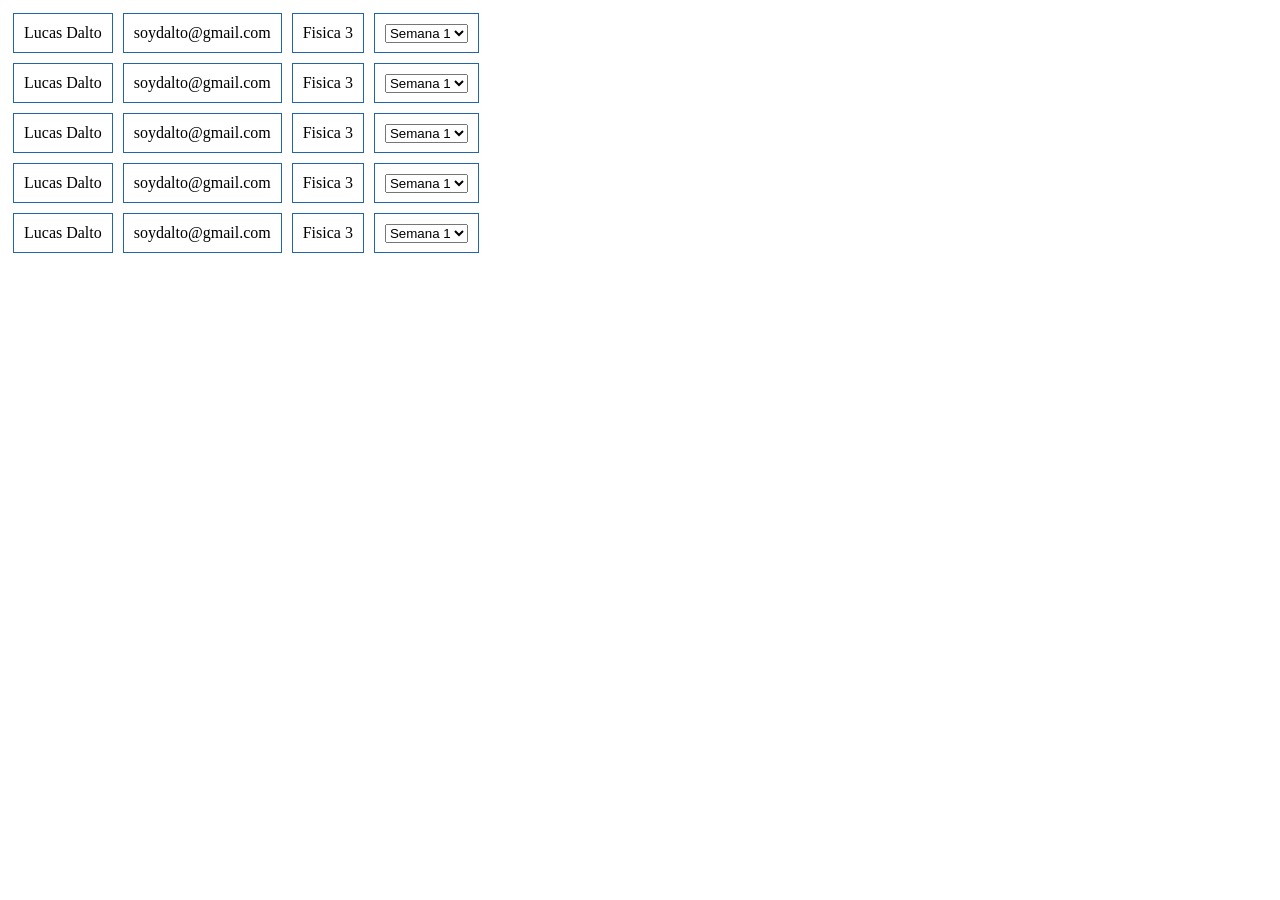
<file: learnding/practica-1/index.html>
<!DOCTYPE html>
<html lang="es">
<head>
    <meta charset="UTF-8">
    <meta name="viewport" content="width=device-width, initial-scale=1.0">
    <title>Document</title>
    <link rel="stylesheet" href="styles.css">
</head>
<body>
    <div class="grid-container">
        <div class="grid-item nombre">Lucas Dalto</div>
        <div class="grid-item email">soydalto@gmail.com</div>
        <div class="grid-item Materia">Fisica 3</div>
        <div class="grid-item semana">
            <select class="semana-elegida" name="" id="">
                <option value="1">Semana 1</option>
                <option value="2">Semana 2</option>
            </select>
        </div>
    </div>
     <div class="grid-container">
        <div class="grid-item nombre">Lucas Dalto</div>
        <div class="grid-item email">soydalto@gmail.com</div>
        <div class="grid-item Materia">Fisica 3</div>
        <div class="grid-item semana">
            <select class="semana-elegida" name="" id="">
                <option value="1">Semana 1</option>
                <option value="2">Semana 2</option>
            </select>
        </div>
    </div>
     <div class="grid-container">
        <div class="grid-item nombre">Lucas Dalto</div>
        <div class="grid-item email">soydalto@gmail.com</div>
        <div class="grid-item Materia">Fisica 3</div>
        <div class="grid-item semana">
            <select class="semana-elegida" name="" id="">
                <option value="1">Semana 1</option>
                <option value="2">Semana 2</option>
            </select>
        </div>
    </div>
     <div class="grid-container">
        <div class="grid-item nombre">Lucas Dalto</div>
        <div class="grid-item email">soydalto@gmail.com</div>
        <div class="grid-item Materia">Fisica 3</div>
        <div class="grid-item semana">
            <select class="semana-elegida" name="" id="">
                <option value="1">Semana 1</option>
                <option value="2">Semana 2</option>
            </select>
        </div>
    </div>
     <div class="grid-container">
        <div class="grid-item nombre">Lucas Dalto</div>
        <div class="grid-item email">soydalto@gmail.com</div>
        <div class="grid-item Materia">Fisica 3</div>
        <div class="grid-item semana">
            <select class="semana-elegida" name="" id="">
                <option value="1">Semana 1</option>
                <option value="2">Semana 2</option>
            </select>
        </div>
    </div>
<script src="script.js"></script>
</body>
</html>
</file>
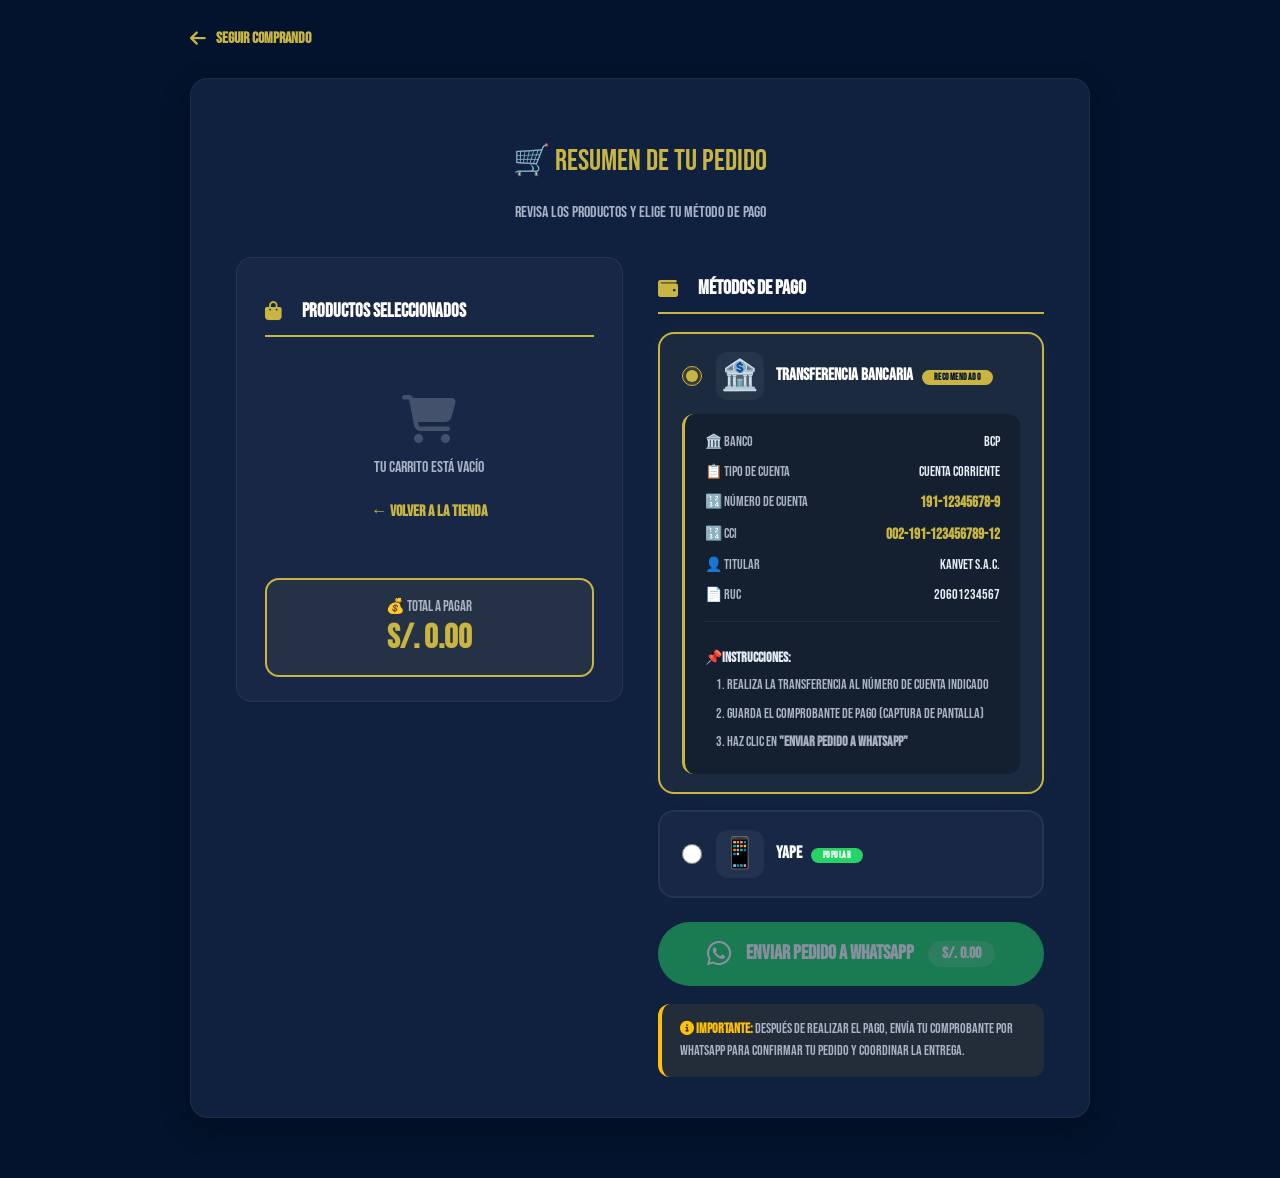
<file: practicas 1/kanvet-1/registro/registro.html>
<!DOCTYPE html>
<html lang="es">
<head>
    <meta charset="UTF-8">
    <meta name="viewport" content="width=device-width, initial-scale=1.0">
    <title>Checkout - KanVet</title>
    <link rel="stylesheet" href="../normalize/normalize.css">
    <link rel="stylesheet" href="style-registro.css">    
    <link rel="preconnect" href="https://fonts.googleapis.com">
    <link rel="preconnect" href="https://fonts.gstatic.com" crossorigin>
    <link href="https://fonts.googleapis.com/css2?family=Bebas+Neue&family=Poppins:ital,wght@0,300;0,400;0,600;1,700&display=swap" rel="stylesheet">    
    <link rel="stylesheet" href="https://cdnjs.cloudflare.com/ajax/libs/font-awesome/6.5.0/css/all.min.css">
</head>
<body class="checkout-page">

    <!-- ==========================================
         CONTENEDOR PRINCIPAL
         ========================================== -->
    <div class="checkout-container">

        <!-- ===== BOTÓN VOLVER ===== -->
        <a href="../index/index.html" class="back-to-shop">
            <i class="fas fa-arrow-left"></i> Seguir comprando
        </a>

        <!-- ==========================================
             SECCIÓN ÚNICA: RESUMEN + PAGO
             ========================================== -->
        <section id="checkout-section" class="checkout-section active">
            <div class="checkout-wrapper">

                <!-- Título -->
                <div class="section-title">
                    <h2>🛒 <span>Resumen de tu pedido</span></h2>
                    <p>Revisa los productos y elige tu método de pago</p>
                </div>

                <div class="checkout-content">
                    <!-- ==========================================
                         RESUMEN DEL PEDIDO
                         ========================================== -->
                    <div class="checkout-summary">
                        <h3>
                            <i class="fas fa-shopping-bag" style="color: var(--primary); margin-right: 10px;"></i>
                            Productos seleccionados
                        </h3>
                        <div id="checkout-items">
                            <!-- Los productos se cargarán con JavaScript -->
                            <p style="color: var(--text-light); text-align: center; padding: 20px 0;">
                                <i class="fas fa-spinner fa-spin"></i> Cargando...
                            </p>
                        </div>

                        <!-- Total Grande -->
                        <div class="grand-total">
                            <span class="total-label">💰 Total a pagar</span>
                            <span class="total-amount" id="checkout-total">S/. 0.00</span>
                        </div>
                    </div>

                    <!-- ==========================================
                         MÉTODOS DE PAGO
                         ========================================== -->
                    <div class="payment-options" style="margin-top: 0;">

                        <h3 style="color: white; font-size: 20px; font-weight: 700; margin-bottom: 18px; padding-bottom: 12px; border-bottom: 2px solid var(--primary);">
                            <i class="fas fa-wallet" style="color: var(--primary); margin-right: 10px;"></i>
                            Métodos de pago
                        </h3>

                        <!-- ===== TRANSFERENCIA BANCARIA ===== -->
                        <div class="payment-method selected" id="method-transfer-card">
                            <div class="method-header">
                                <input type="radio" name="payment-method" id="method-transfer" value="transferencia" checked>
                                <label for="method-transfer" class="method-label">
                                    <span class="method-card">
                                        <span class="method-icon">🏦</span>
                                        <span>
                                            <span class="method-name">Transferencia Bancaria</span>
                                            <span class="method-badge">Recomendado</span>
                                        </span>
                                    </span>
                                </label>
                            </div>
                            <div class="method-details" id="transfer-details">
                                <div class="bank-info">
                                    <div class="bank-item">
                                        <span class="bank-label">🏛️ Banco</span>
                                        <span class="bank-value">BCP</span>
                                    </div>
                                    <div class="bank-item">
                                        <span class="bank-label">📋 Tipo de cuenta</span>
                                        <span class="bank-value">Cuenta Corriente</span>
                                    </div>
                                    <div class="bank-item">
                                        <span class="bank-label">🔢 Número de cuenta</span>
                                        <span class="bank-value highlight">191-12345678-9</span>
                                    </div>
                                    <div class="bank-item">
                                        <span class="bank-label">🔢 CCI</span>
                                        <span class="bank-value highlight">002-191-123456789-12</span>
                                    </div>
                                    <div class="bank-item">
                                        <span class="bank-label">👤 Titular</span>
                                        <span class="bank-value">KANVET S.A.C.</span>
                                    </div>
                                    <div class="bank-item">
                                        <span class="bank-label">📄 RUC</span>
                                        <span class="bank-value">20601234567</span>
                                    </div>
                                </div>
                                <div class="method-instructions">
                                    <p>📌<strong>Instrucciones:</strong></p>
                                    <ol>
                                        <li>Realiza la transferencia al número de cuenta indicado</li>
                                        <li>Guarda el comprobante de pago (captura de pantalla)</li>
                                        <li>Haz clic en <strong>"Enviar pedido a WhatsApp"</strong></li>
                                    </ol>
                                </div>
                            </div>
                        </div>

                        <!-- ===== YAPE ===== -->
                        <div class="payment-method" id="method-yape-card">
                            <div class="method-header">
                                <input type="radio" name="payment-method" id="method-yape" value="yape">
                                <label for="method-yape" class="method-label">
                                    <span class="method-card">
                                        <span class="method-icon">📱</span>
                                        <span>
                                            <span class="method-name">Yape</span>
                                            <span class="method-badge yape">Popular</span>
                                        </span>
                                    </span>
                                </label>
                            </div>
                            <div class="method-details" id="yape-details" style="display: none;">
                                <div class="yape-info">
                                    <div class="yape-number">
                                        <span class="yape-label">📱 Número Yape</span>
                                        <span class="yape-value highlight">987 654 321</span>
                                    </div>
                                    <div class="yape-name">
                                        <span class="yape-label">👤 Titular</span>
                                        <span class="yape-value">KANVET S.A.C.</span>
                                    </div>
                                    <div class="yape-qr">
                                        <div class="qr-placeholder">
                                            <i class="fas fa-qrcode" style="font-size: 40px; color: var(--primary);"></i>
                                            <span>Escanea el código QR</span>
                                        </div>
                                    </div>
                                </div>
                                <div class="method-instructions">
                                    <p>📌 <strong>Instrucciones:</strong></p>
                                    <ol>
                                        <li>Abre la app de Yape en tu celular</li>
                                        <li>Escanea el código QR o ingresa el número Yape</li>
                                        <li>Realiza el pago por el monto total</li>
                                        <li>Guarda el comprobante de pago (captura de pantalla)</li>
                                        <li>Haz clic en <strong>"Enviar pedido a WhatsApp"</strong></li>
                                    </ol>
                                </div>
                            </div>
                        </div>

                        <!-- ===== BOTÓN WHATSAPP ===== -->
                        <div style="margin-top: 24px;">
                            <button type="button" id="send-voucher-btn" class="primary-button whatsapp-btn">
                                <i class="fab fa-whatsapp"></i>
                                Enviar pedido a WhatsApp
                                <span class="btn-total-badge" id="btn-whatsapp-total" style="background: rgba(255,255,255,0.15); padding: 4px 14px; border-radius: 20px; font-size: 16px; font-weight: 700;">
                                    S/. 0.00
                                </span>
                            </button>
                        </div>

                        <!-- Nota importante -->
                        <div class="payment-note">
                            <p>
                                <i class="fas fa-info-circle" style="color: #FFC107;"></i>
                                <strong>Importante:</strong> Después de realizar el pago, envía tu comprobante por WhatsApp para confirmar tu pedido y coordinar la entrega.

                    </div>
                </div>
            </div>
        </section>

    </div>

<script src="script.js"></script>
    <!-- ==========================================
         SCRIPT
         ========================================== -->
    
</body>
</html>
</file>
<file: learnding/practica-1/styles.css>
.grid-container{
    display: grid;
    grid-template-rows: 50px;
    grid-template-columns: repeat(4, minmax(min-content, max-content));
    grid-auto-rows: 50px;
}

.grid-container .grid-item{
    padding: 10px;
    border: 1px solid #26a;
    margin: 5px;
}
</file>
<file: practicas 1/kanvet-1/registro/style-registro.css>
*{
    font-family: "Bebas Neue", sans-serif;
    font-weight: 400;
    font-style: normal;
}

a{
    text-decoration: none;
}

.checkout-page {

    background: var(--background, #03132D);
    min-height: 100vh;
    padding: 30px 0 60px;

}

.checkout-container {

    max-width: 900px;
    margin: 0 auto;
    padding: 0 20px;

}

.back-to-shop {

    display: inline-flex;
    align-items: center;
    gap: 10px;
    color: var(--primary, #C9B542);
    font-weight: 600;
    text-decoration: none;
    transition: all 0.3s ease;
    margin-bottom: 30px;
    font-size: 16px;

}

.back-to-shop:hover {

    color: white;
    transform: translateX(-6px);

}

.back-to-shop i {

    font-size: 18px;

}

.checkout-wrapper {

    background: var(--card, #10213f);
    border-radius: var(--radius, 18px);
    padding: 40px 45px;
    box-shadow: var(--shadow, 0 10px 30px rgba(0, 0, 0, 0.30));
    border: 1px solid rgba(255, 255, 255, 0.06);
    animation: fadeInUp 0.6s ease;

}

@keyframes fadeInUp {

    from {
        opacity: 0;
        transform: translateY(30px);
    }
    to {
        opacity: 1;
        transform: translateY(0);
    }

}

.section-title {

    text-align: center;
    margin-bottom: 35px;

}

.section-title h2 {

    color: white;
    font-size: 30px;
    font-weight: 700;

}

.section-title h2 span {

    color: var(--primary, #C9B542);

}

.section-title p {

    color: var(--text-light, #a9b3c5);
    font-size: 16px;
    margin-top: 6px;

}

.checkout-content {

    display: grid;
    grid-template-columns: 1fr 1fr;
    gap: 35px;

}

.checkout-summary {

    background: rgba(255, 255, 255, 0.03);
    border-radius: 16px;
    padding: 24px 28px;
    border: 1px solid rgba(255, 255, 255, 0.06);
    height: fit-content;

}

.checkout-summary h3 {

    color: white;
    font-size: 19px;
    font-weight: 700;
    margin-bottom: 18px;
    padding-bottom: 12px;
    border-bottom: 2px solid var(--primary, #C9B542);
    display: flex;
    align-items: center;
    gap: 10px;

}

#checkout-items {
    text-decoration: none;
    max-height: 350px;
    overflow-y: auto;
    margin-bottom: 16px;

}

#checkout-items::-webkit-scrollbar {

    width: 4px;

}

#checkout-items::-webkit-scrollbar-thumb {

    background: var(--primary, #C9B542);
    border-radius: 10px;

}

#checkout-items::-webkit-scrollbar-track {

    background: rgba(255, 255, 255, 0.05);
    border-radius: 10px;

}

.checkout-item {

    display: flex;
    align-items: center;
    justify-content: space-between;
    padding: 10px 15px;
    border-bottom: 1px solid rgba(255, 255, 255, 0.05);
    color: var(--text, #e8edf5);
    opacity: 0;
    animation: slideIn 0.4s ease forwards;

}

@keyframes slideIn {

    from {
        opacity: 0;
        transform: translateX(-15px);
    }
    to {
        opacity: 1;
        transform: translateX(0);
    }

}

.checkout-item:last-child {

    border-bottom: none;

}

.checkout-item .item-name {

    flex: 1;
    font-size: 14px;
    padding-right: 10px;
    display: flex;
    align-items: center;
    gap: 8px;

}

.checkout-item .item-name .item-icon {

    font-size: 16px;
    opacity: 0.6;

}

.checkout-item .item-qty {

    color: var(--text-light, #a9b3c5);
    font-size: 14px;
    margin: 0 12px;
    font-weight: 500;

}

.checkout-item .item-price {

    font-weight: 600;
    color: var(--primary, #C9B542);
    font-size: 15px;
    white-space: nowrap;

}

.grand-total {

    text-align: center;
    padding: 18px 20px;
    margin-top: 8px;
    background: rgba(201, 181, 66, 0.08);
    border-radius: 14px;
    border: 2px solid var(--primary, #C9B542);

}

.grand-total .total-label {

    color: var(--text-light, #a9b3c5);
    font-size: 15px;
    font-weight: 500;

}

.grand-total .total-amount {

    color: var(--primary, #C9B542);
    font-size: 34px;
    font-weight: 800;
    display: block;
    margin-top: 2px;

}

.payment-options h3 {

    color: white;
    font-size: 19px;
    font-weight: 700;
    margin-bottom: 18px;
    padding-bottom: 12px;
    border-bottom: 2px solid var(--primary, #C9B542);
    display: flex;
    align-items: center;
    gap: 10px;

}

.payment-method {

    background: rgba(255, 255, 255, 0.03);
    border-radius: 16px;
    padding: 18px 22px;
    margin-bottom: 16px;
    border: 2px solid rgba(255, 255, 255, 0.06);
    transition: all 0.3s ease;
    cursor: pointer;

}

.payment-method.selected {

    border-color: var(--primary, #C9B542);
    background: rgba(201, 181, 66, 0.06);
    box-shadow: 0 0 30px rgba(201, 181, 66, 0.05);

}

.method-header {

    display: flex;
    align-items: center;
    gap: 14px;

}

.method-header input[type="radio"] {

    width: 20px;
    height: 20px;
    accent-color: var(--primary, #C9B542);
    cursor: pointer;
    flex-shrink: 0;

}

.method-label {

    display: flex;
    align-items: center;
    gap: 12px;
    cursor: pointer;
    flex: 1;

}

.method-card {

    display: flex;
    align-items: center;
    gap: 12px;
    width: 100%;

}

.method-icon {

    font-size: 30px;
    width: 48px;
    height: 48px;
    display: flex;
    align-items: center;
    justify-content: center;
    background: rgba(255, 255, 255, 0.05);
    border-radius: 12px;
    flex-shrink: 0;

}

.method-name {

    color: white;
    font-size: 17px;
    font-weight: 600;

}

.method-badge {

    background: var(--primary, #C9B542);
    color: var(--secondary, #03132D);
    font-size: 9px;
    font-weight: 700;
    padding: 2px 12px;
    border-radius: 20px;
    text-transform: uppercase;
    letter-spacing: 0.5px;
    margin-left: 6px;

}

.method-badge.yape {

    background: #25D366;
    color: white;

}

.method-details {

    margin-top: 14px;
    padding: 16px 20px;
    background: rgba(0, 0, 0, 0.25);
    border-radius: 12px;
    border-left: 3px solid var(--primary, #C9B542);

}

.bank-info {

    display: flex;
    flex-direction: column;
    gap: 6px;

}

.bank-item {

    display: flex;
    justify-content: space-between;
    padding: 4px 0;
    color: var(--text, #e8edf5);
    font-size: 14px;

}

.bank-label {

    color: var(--text-light, #a9b3c5);

}

.bank-value {

    font-weight: 500;

}

.bank-value.highlight {

    color: var(--primary, #C9B542);
    font-weight: 700;
    font-size: 15px;

}

.yape-info {

    display: flex;
    flex-direction: column;
    gap: 6px;

}

.yape-number,
.yape-name {

    display: flex;
    justify-content: space-between;
    padding: 4px 0;
    color: var(--text, #e8edf5);
    font-size: 14px;

}

.yape-label {

    color: var(--text-light, #a9b3c5);

}

.yape-value {

    font-weight: 500;

}

.yape-value.highlight {

    color: var(--primary, #C9B542);
    font-weight: 700;
    font-size: 15px;

}

.yape-qr {

    margin-top: 12px;
    display: flex;
    justify-content: center;

}

.qr-placeholder {

    width: 130px;
    height: 130px;
    background: rgba(255, 255, 255, 0.05);
    border-radius: 12px;
    display: flex;
    flex-direction: column;
    align-items: center;
    justify-content: center;
    border: 2px dashed rgba(255, 255, 255, 0.10);
    color: var(--text-light, #a9b3c5);
    font-size: 13px;
    text-align: center;
    padding: 10px;
    gap: 8px;

}

.qr-placeholder i {

    font-size: 36px;
    color: var(--primary);

}

.method-instructions {

    margin-top: 14px;
    padding-top: 14px;
    border-top: 1px solid rgba(255, 255, 255, 0.06);

}

.method-instructions p {

    color: var(--text, #e8edf5);
    font-size: 14px;
    margin-bottom: 6px;

}

.method-instructions ol {

    padding-left: 22px;
    color: var(--text-light, #a9b3c5);
    line-height: 1.9;
    font-size: 14px;
    margin: 0;

}

.method-instructions ol li {

    margin-bottom: 2px;

}

.whatsapp-btn {

    background: #25D366 !important;
    color: white !important;
    padding: 18px 40px !important;
    font-size: 20px !important;
    width: 100%;
    justify-content: center;
    border-radius: 50px !important;
    border: none;
    cursor: pointer;
    transition: all 0.3s ease;
    display: inline-flex;
    align-items: center;
    gap: 14px;
    font-weight: 700;
    font-family: inherit;
    animation: pulseWhatsApp 2.5s ease-in-out infinite;

}

@keyframes pulseWhatsApp {

    0%, 100% {
        box-shadow: 0 8px 30px rgba(37, 211, 102, 0.25);
    }
    50% {
        box-shadow: 0 8px 50px rgba(37, 211, 102, 0.50);
    }

}

.whatsapp-btn:hover {

    background: #1DA851 !important;
    transform: scale(1.03);
    box-shadow: 0 12px 40px rgba(37, 211, 102, 0.40) !important;

}

.whatsapp-btn:active {

    transform: scale(0.97);

}

.whatsapp-btn i {

    font-size: 28px;

}

.whatsapp-btn .btn-total-badge {

    background: rgba(255, 255, 255, 0.15);
    padding: 4px 16px;
    border-radius: 30px;
    font-size: 18px;
    font-weight: 700;

}

.whatsapp-btn:disabled {

    opacity: 0.5;
    cursor: not-allowed;
    animation: none;

}

.payment-note {

    margin-top: 18px;
    padding: 14px 18px;
    background: rgba(255, 193, 7, 0.08);
    border-radius: 12px;
    border-left: 4px solid #FFC107;

}

.payment-note p {

    color: var(--text-light, #a9b3c5);
    font-size: 14px;
    line-height: 1.6;
    margin: 0;

}

.payment-note strong {

    color: #FFC107;

}

.notification {

    position: fixed;
    bottom: 110px;
    left: 50%;
    transform: translateX(-50%) translateY(80px);
    background: var(--card, #10213f);
    color: white;
    padding: 16px 32px;
    border-radius: 14px;
    font-size: 15px;
    z-index: 10000;
    opacity: 0;
    transition: all 0.4s cubic-bezier(0.4, 0, 0.2, 1);
    box-shadow: 0 10px 40px rgba(0, 0, 0, 0.50);
    border: 1px solid rgba(255, 255, 255, 0.06);
    font-weight: 500;
    pointer-events: none;
    white-space: nowrap;

}

.notification.show {

    opacity: 1;
    transform: translateX(-50%) translateY(0);

}

.empty-cart-state i {

    font-size: 48px;
    opacity: 0.3;
    display: block;
    margin-bottom: 16px;

}

.empty-cart-state a {  
    color: var(--primary, #C9B542);
    font-weight: 600;
    display: inline-block;
    margin-top: 10px;
    text-decoration: none;

}

.empty-cart-state a:hover {

    text-decoration: underline;

}

@media (max-width: 992px) {

    .checkout-content {
        grid-template-columns: 1fr;
        gap: 30px;
        max-width: 600px;
        margin: 0 auto;
    }

    .checkout-wrapper {
        padding: 30px 30px;
    }

    .section-title h2 {
        font-size: 26px;
    }

}

@media (max-width: 768px) {

    .checkout-page {
        padding: 20px 0 40px;
    }

    .checkout-wrapper {
        padding: 20px 18px;
        border-radius: 14px;
    }

    .section-title h2 {
        font-size: 22px;
    }

    .section-title p {
        font-size: 14px;
    }

    .checkout-summary {
        padding: 18px 16px;
    }

    .grand-total .total-amount {
        font-size: 28px;
    }

    .whatsapp-btn {
        font-size: 17px !important;
        padding: 16px 24px !important;
    }

    .whatsapp-btn i {
        font-size: 22px;
    }

    .whatsapp-btn .btn-total-badge {
        font-size: 15px;
        padding: 3px 12px;
    }

    .payment-method {
        padding: 14px 16px;
    }

    .method-details {
        padding: 14px 16px;
    }

    .method-icon {
        font-size: 24px;
        width: 40px;
        height: 40px;
    }

    .method-name {
        font-size: 15px;
    }

    .bank-item,
    .yape-number,
    .yape-name {
        flex-direction: column;
        gap: 2px;
    }

    .bank-value.highlight,
    .yape-value.highlight {
        font-size: 14px;
        word-break: break-all;
    }

    .qr-placeholder {
        width: 110px;
        height: 110px;
        font-size: 12px;
    }

    .qr-placeholder i {
        font-size: 28px;
    }

    .notification {
        font-size: 14px;
        padding: 14px 20px;
        bottom: 90px;
        white-space: normal;
        max-width: 90%;
        text-align: center;
    }

}

@media (max-width: 480px) {

    .checkout-wrapper {
        padding: 14px 12px;
        border-radius: 12px;
    }

    .section-title h2 {
        font-size: 20px;
    }

    .checkout-summary {
        padding: 14px 12px;
    }

    .checkout-summary h3,
    .payment-options h3 {
        font-size: 16px;
    }

    .checkout-item .item-name {
        font-size: 13px;
    }

    .checkout-item .item-price {
        font-size: 13px;
    }

    .grand-total .total-amount {
        font-size: 24px;
    }

    .grand-total .total-label {
        font-size: 13px;
    }

    .whatsapp-btn {
        font-size: 15px !important;
        padding: 14px 16px !important;
        gap: 10px;
    }

    .whatsapp-btn i {
        font-size: 20px;
    }

    .whatsapp-btn .btn-total-badge {
        font-size: 13px;
        padding: 2px 10px;
    }

    .payment-method {
        padding: 12px 14px;
        border-radius: 12px;
    }

    .method-details {
        padding: 12px 14px;
    }

    .method-icon {
        font-size: 20px;
        width: 36px;
        height: 36px;
    }

    .method-name {
        font-size: 14px;
    }

    .method-badge {
        font-size: 8px;
        padding: 1px 8px;
    }

    .bank-item,
    .yape-number,
    .yape-name {
        font-size: 13px;
    }

    .bank-value.highlight,
    .yape-value.highlight {
        font-size: 13px;
    }

    .method-instructions ol {
        font-size: 13px;
        padding-left: 18px;
    }

    .qr-placeholder {
        width: 90px;
        height: 90px;
        font-size: 11px;
    }

    .qr-placeholder i {
        font-size: 24px;
    }

    .payment-note p {
        font-size: 13px;
    }

    .back-to-shop {
        font-size: 14px;
        margin-bottom: 18px;
    }

    #checkout-items {
        max-height: 220px;
    }

    @keyframes pulseWhatsApp {
        0%, 100% {
            box-shadow: 0 6px 20px rgba(37, 211, 102, 0.20);
        }
        50% {
            box-shadow: 0 6px 35px rgba(37, 211, 102, 0.40);
        }
    }

}

:root {

    --background: #03132D;
    --card: #10213f;
    --card-hover: #13294e;
    --primary: #C9B542;
    --secondary: #03132D;
    --white: #fff;
    --text: #e8edf5;
    --text-light: #a9b3c5;
    --radius: 18px;
    --shadow: 0 10px 30px rgba(0, 0, 0, 0.30);

}
</file>
